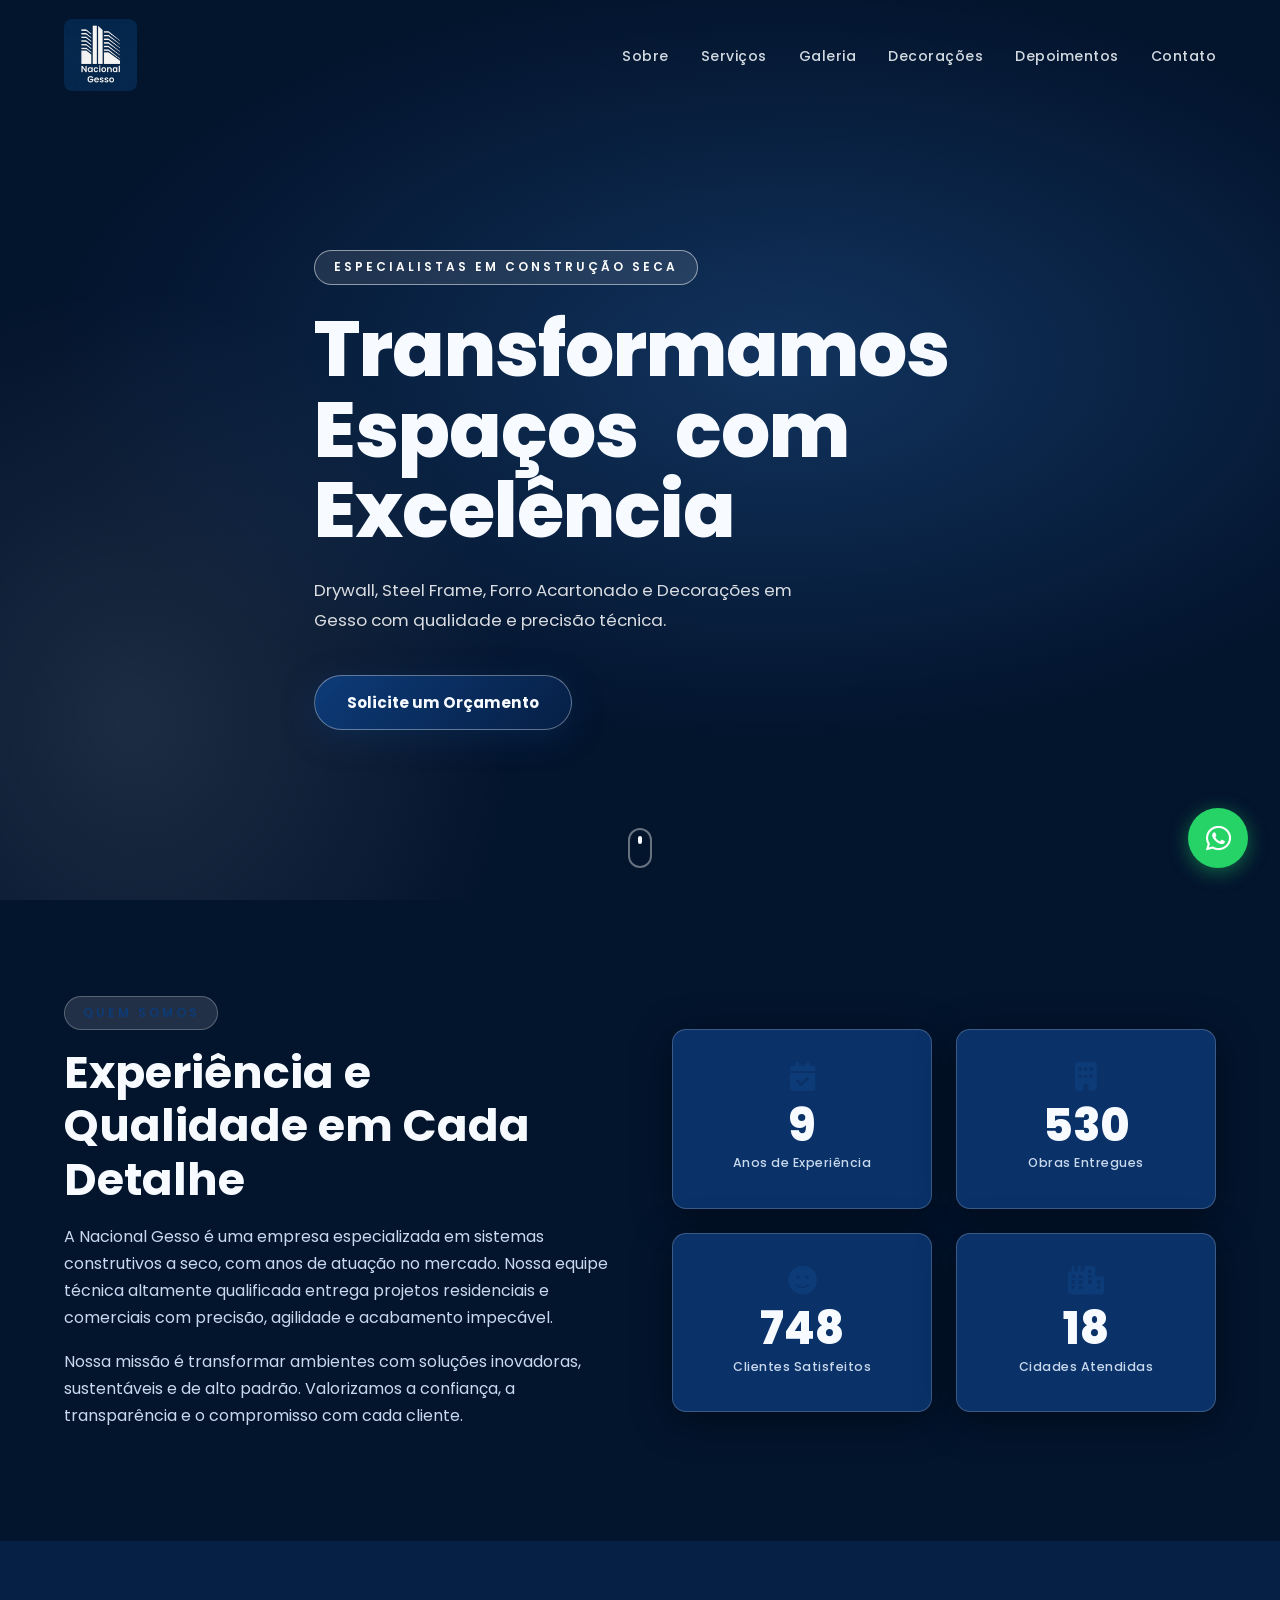
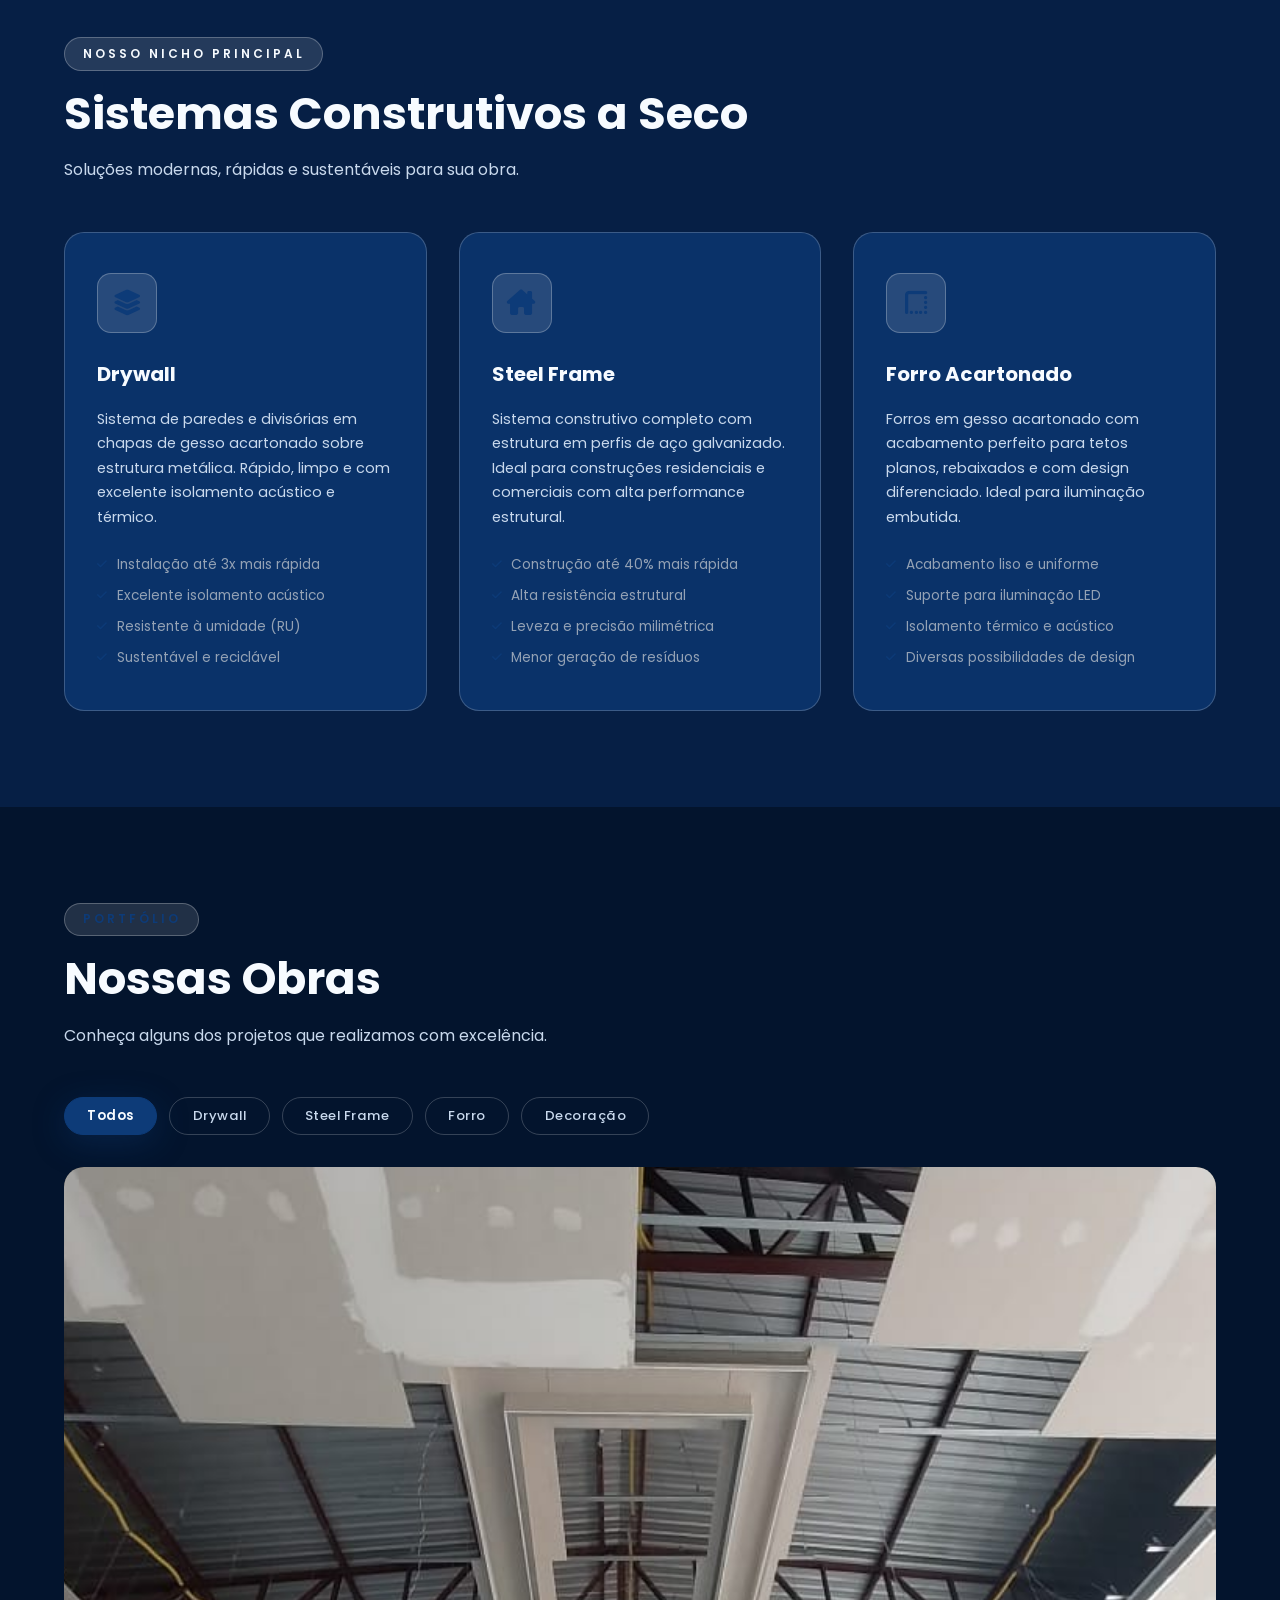
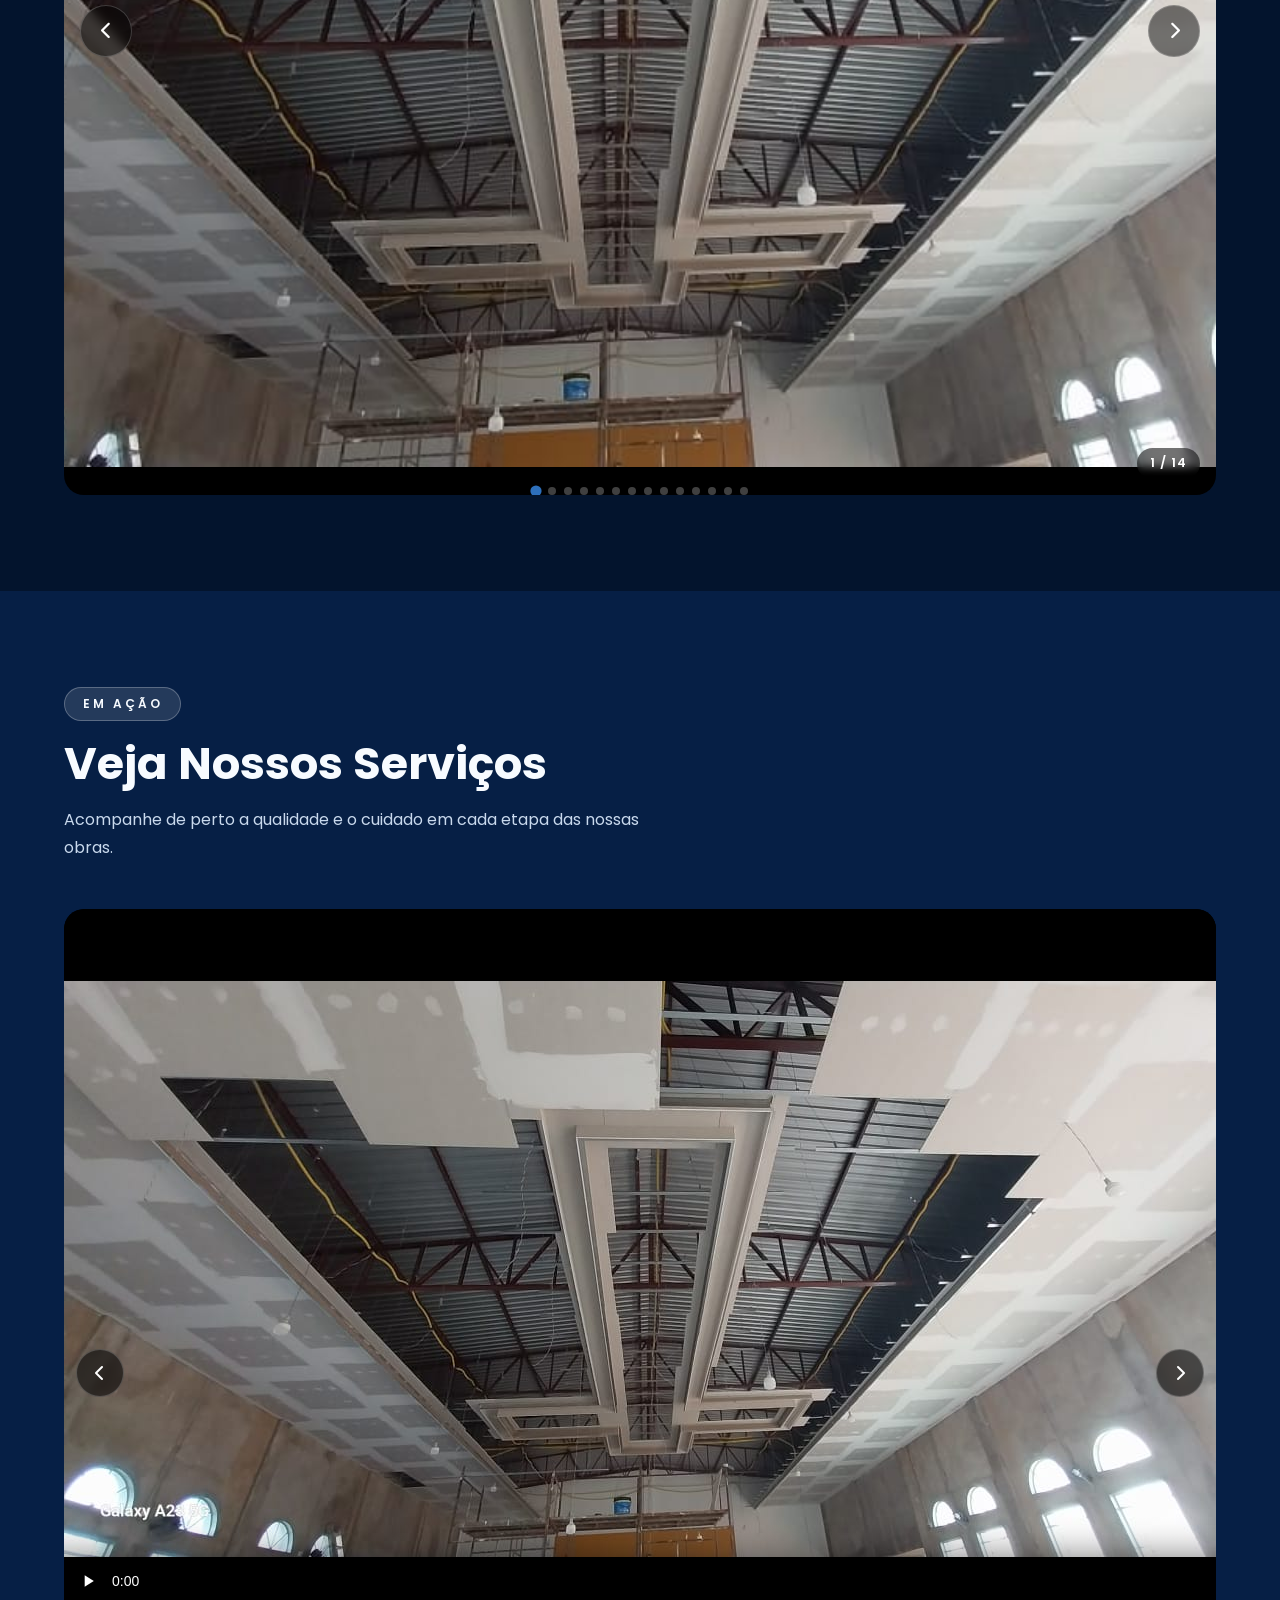
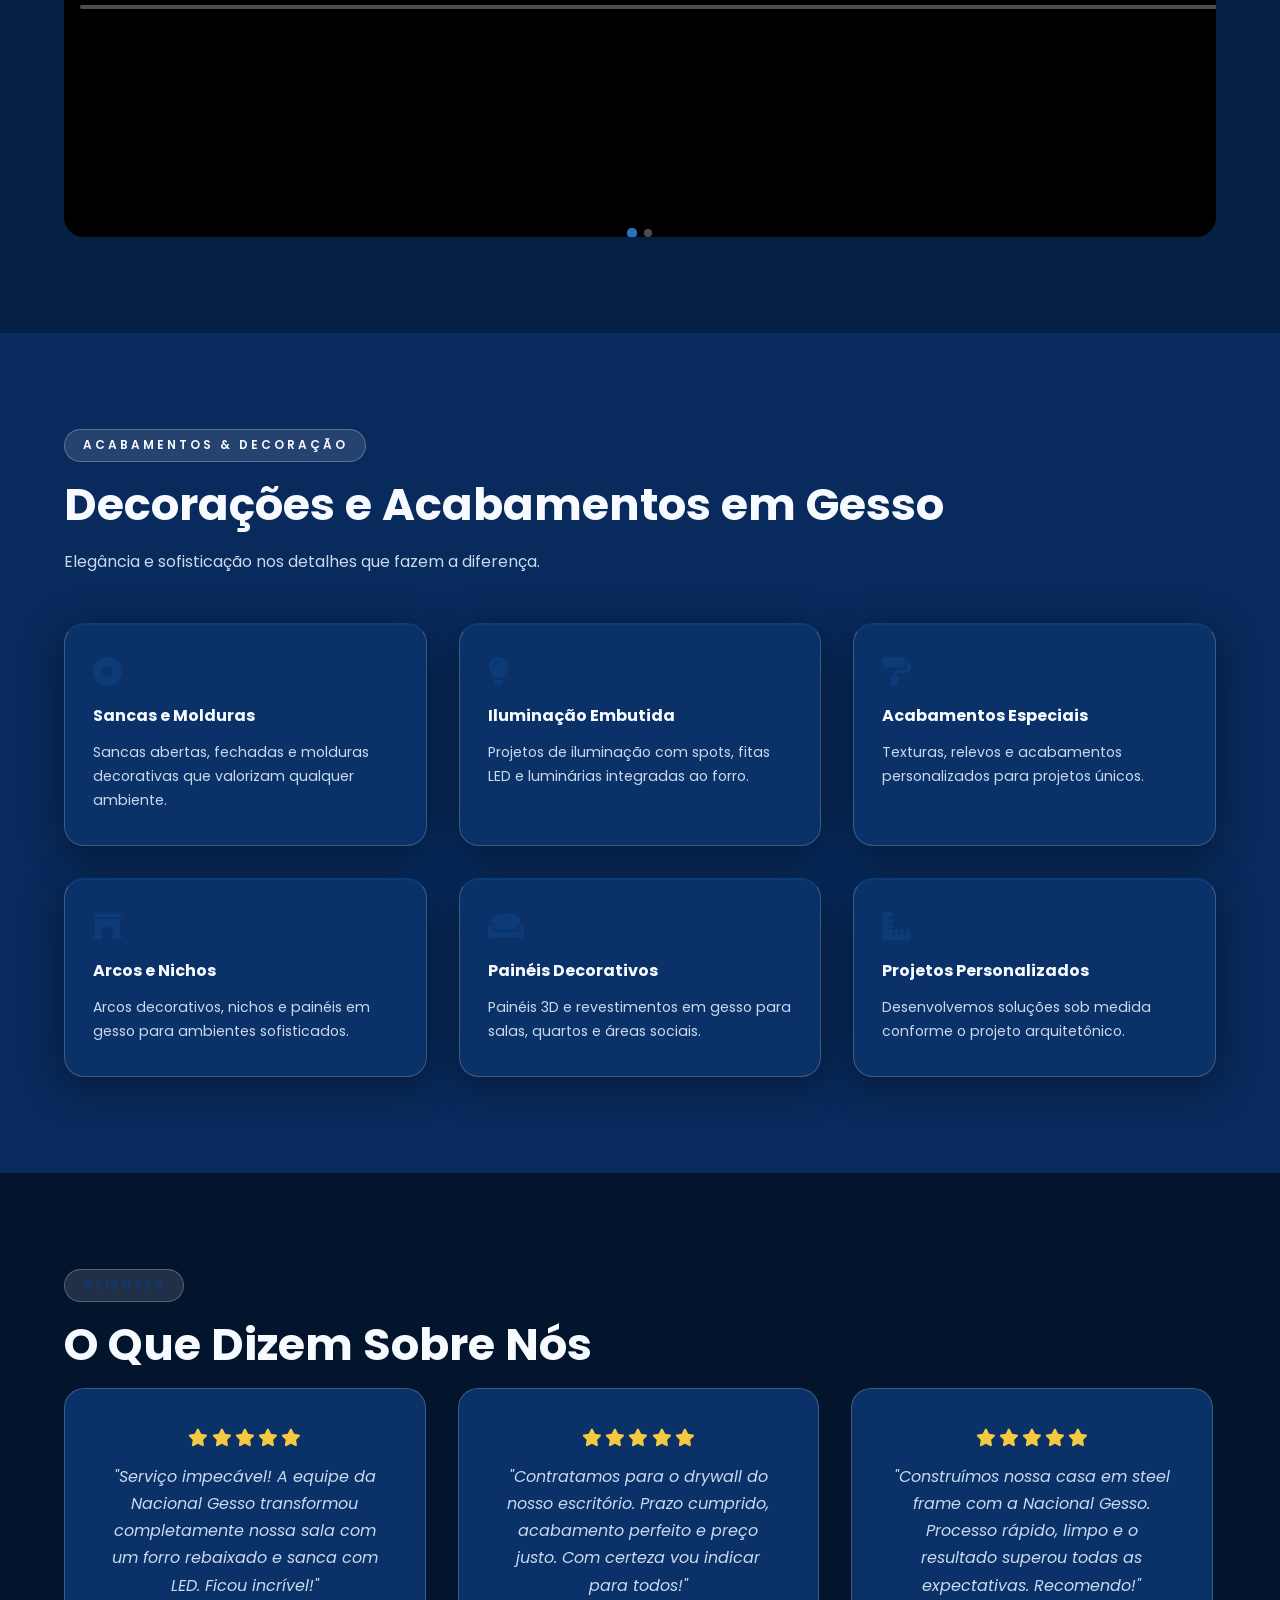
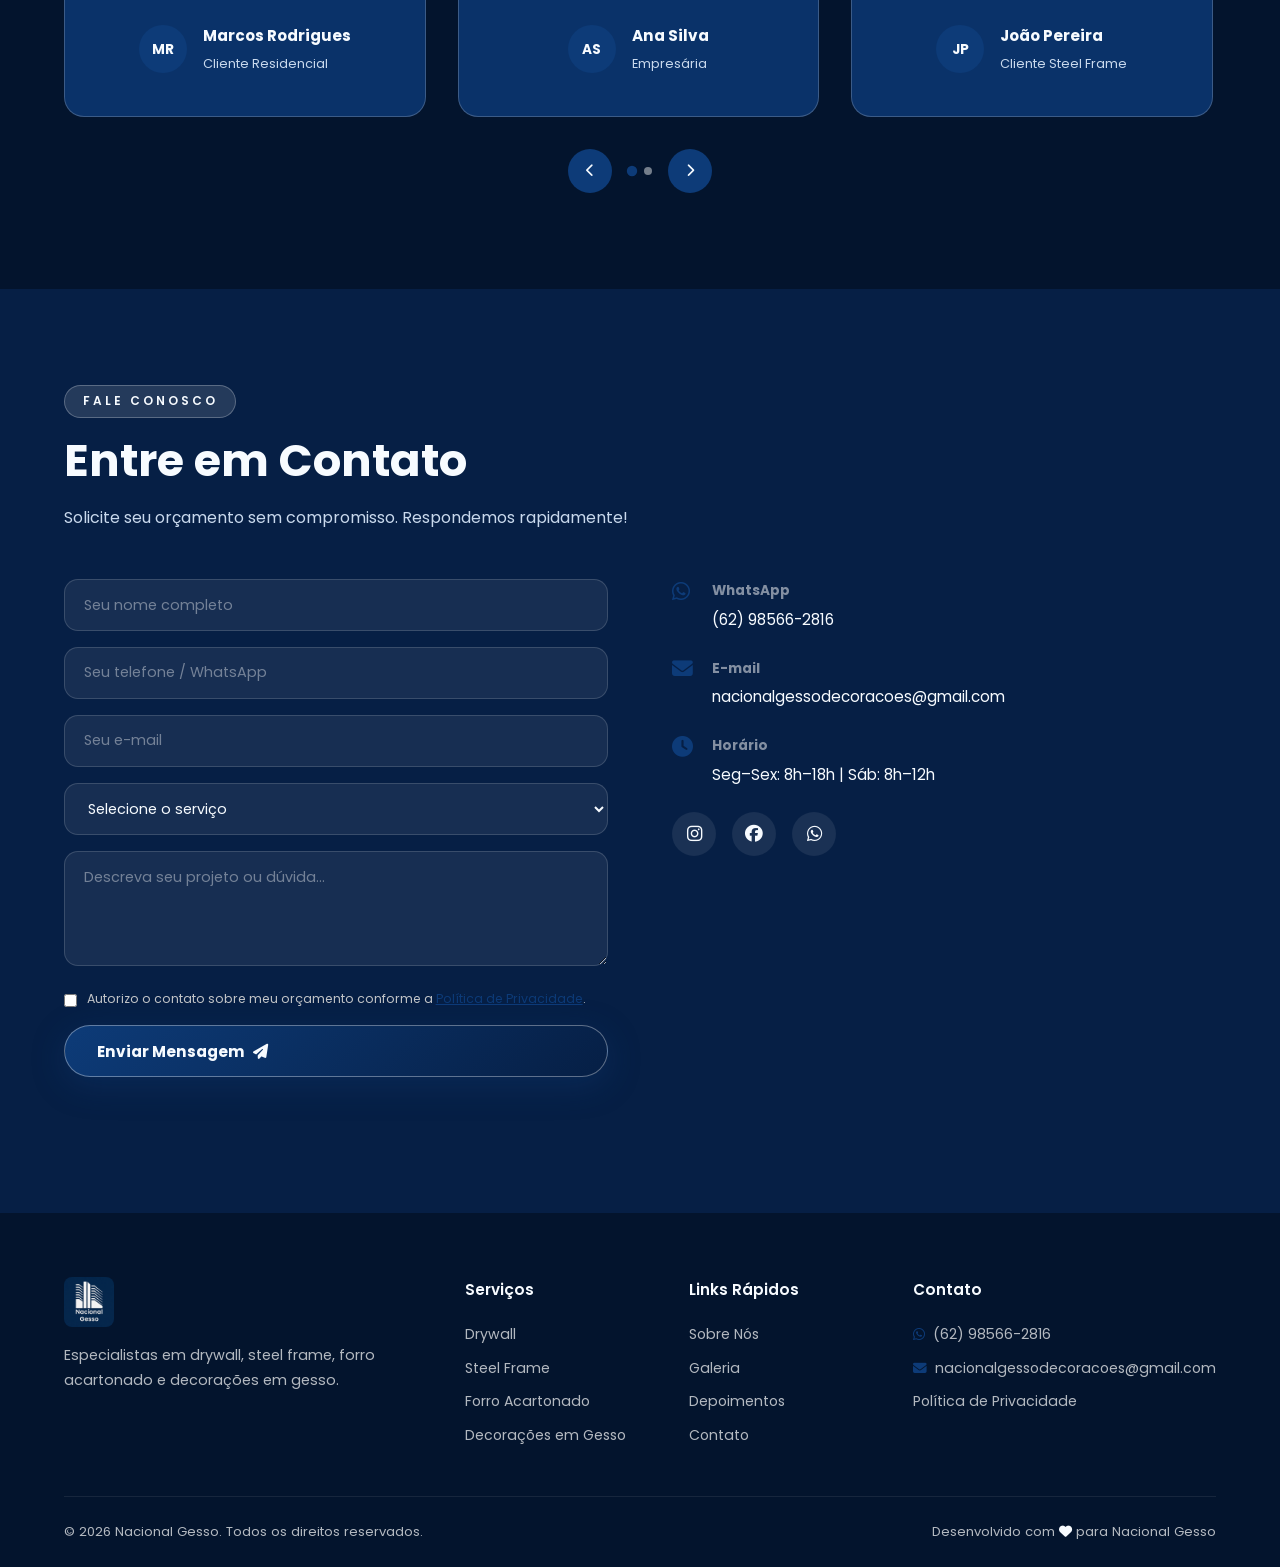
<file: index.html>
<!DOCTYPE html>
<html lang="pt-BR">
<head>
  <!-- Google tag (gtag.js) -->
  <script async src="https://www.googletagmanager.com/gtag/js?id=AW-11247482702"></script>
  <script>
    window.dataLayer = window.dataLayer || [];
    function gtag(){dataLayer.push(arguments);}
    gtag('js', new Date());
    gtag('config', 'AW-11247482702');
  </script>

  <meta charset="UTF-8" />
  <meta name="viewport" content="width=device-width, initial-scale=1.0" />
  <title>Nacional Gesso | Drywall, Steel Frame e Gesso</title>
  <meta name="description" content="Nacional Gesso: soluções em drywall, steel frame, forro acartonado e decorações em gesso. Solicite um orçamento para sua obra residencial ou comercial." />
  <meta name="robots" content="index, follow, max-image-preview:large, max-snippet:-1, max-video-preview:-1" />
  <meta name="theme-color" content="#03142d" />
  <link rel="canonical" href="https://nacionalgesso.com.br/" />
  <meta property="og:locale" content="pt_BR" />
  <meta property="og:type" content="website" />
  <meta property="og:site_name" content="Nacional Gesso" />
  <meta property="og:title" content="Nacional Gesso | Drywall, Steel Frame e Gesso" />
  <meta property="og:description" content="Soluções em drywall, steel frame, forro acartonado e decorações em gesso." />
  <meta property="og:url" content="https://nacionalgesso.com.br/" />
  <meta property="og:image" content="https://nacionalgesso.com.br/img/NACIONAL%20GESSO.jpeg" />
  <meta property="og:image:alt" content="Logo da Nacional Gesso" />
  <meta name="twitter:card" content="summary_large_image" />
  <meta name="twitter:title" content="Nacional Gesso | Drywall, Steel Frame e Gesso" />
  <meta name="twitter:description" content="Soluções em drywall, steel frame, forro acartonado e decorações em gesso." />
  <meta name="twitter:image" content="https://nacionalgesso.com.br/img/NACIONAL%20GESSO.jpeg" />
  <link rel="icon" type="image/jpeg" href="img/NACIONAL GESSO.jpeg" />
  <link rel="preconnect" href="https://fonts.googleapis.com" />
  <link rel="preconnect" href="https://fonts.gstatic.com" crossorigin />
  <link href="https://fonts.googleapis.com/css2?family=Poppins:wght@300;400;500;600;700;800&display=swap" rel="stylesheet" />
  <link rel="stylesheet" href="https://cdnjs.cloudflare.com/ajax/libs/font-awesome/6.5.0/css/all.min.css" />
  <link rel="stylesheet" href="css/style.css" />
  <script type="application/ld+json">
  {
    "@context": "https://schema.org",
    "@type": "Organization",
    "name": "Nacional Gesso",
    "url": "https://nacionalgesso.com.br/",
    "logo": "https://nacionalgesso.com.br/img/NACIONAL%20GESSO.jpeg",
    "email": "contato@nacionalgesso.com.br",
    "description": "Soluções em drywall, steel frame, forro acartonado e decorações em gesso."
  }
  </script>
</head>

<script>
  function removeNetlifyBadge() {
    const links = document.querySelectorAll('a[href*="netlify.com"]');
    links.forEach(el => el.remove());
  }

  // Remove ao carregar
  window.addEventListener('load', removeNetlifyBadge);
  
  // Remove novamente após 3 segundos (o script da Netlify injeta depois)
  setTimeout(removeNetlifyBadge, 3000);
  setTimeout(removeNetlifyBadge, 8000);
</script>





<body>

  <!-- HEADER -->
  <header id="header">
    <nav class="nav container">
      <a href="#hero" class="nav-logo">
        <img src="img/NACIONAL GESSO.jpeg" alt="Nacional Gesso" width="1034" height="1024" />
      </a>
      <ul class="nav-menu" id="navMenu">
        <li><a href="#sobre" class="nav-link">Sobre</a></li>
        <li><a href="#servicos" class="nav-link">Serviços</a></li>
        <li><a href="#galeria" class="nav-link">Galeria</a></li>
        <li><a href="#decoracoes" class="nav-link">Decorações</a></li>
        <li><a href="#depoimentos" class="nav-link">Depoimentos</a></li>
        <li><a href="#contato" class="nav-link">Contato</a></li>
      </ul>
      <button class="nav-toggle" id="navToggle" aria-label="Menu">
        <span></span><span></span><span></span>
      </button>
    </nav>
  </header>

  <main>
  <!-- HERO -->
  <section id="hero" aria-labelledby="titulo-principal">
    <div class="hero-overlay"></div>
    <div class="hero-content container">
      <p class="hero-tag reveal">Especialistas em Construção Seca</p>
      <h1 class="hero-title" id="titulo-principal">
        <span class="word-reveal">Transformamos</span>
        <span class="word-reveal">Espaços</span>
        <span class="word-reveal">com</span>
        <span class="word-reveal">Excelência</span>
      </h1>
      <p class="hero-sub reveal">Drywall, Steel Frame, Forro Acartonado e Decorações em Gesso com qualidade e precisão técnica.</p>
      <a href="#contato" class="btn btn-primary reveal">Solicite um Orçamento</a>
    </div>
    <div class="hero-scroll">
      <span></span>
    </div>
  </section>

  <!-- SOBRE -->
  <section id="sobre" class="section">
    <div class="container">
      <div class="sobre-grid">
        <div class="sobre-text">
          <span class="section-tag reveal">Quem Somos</span>
          <h2 class="section-title reveal">Experiência e Qualidade em Cada Detalhe</h2>
          <p class="reveal">A Nacional Gesso é uma empresa especializada em sistemas construtivos a seco, com anos de atuação no mercado. Nossa equipe técnica altamente qualificada entrega projetos residenciais e comerciais com precisão, agilidade e acabamento impecável.</p>
          <p class="reveal">Nossa missão é transformar ambientes com soluções inovadoras, sustentáveis e de alto padrão. Valorizamos a confiança, a transparência e o compromisso com cada cliente.</p>
        </div>
        <div class="sobre-stats">
          <div class="stat-card reveal">
            <i class="fa-solid fa-calendar-check"></i>
            <span class="counter" data-target="15">0</span>
            <small>Anos de Experiência</small>
          </div>
          <div class="stat-card reveal">
            <i class="fa-solid fa-building"></i>
            <span class="counter" data-target="850">0</span>
            <small>Obras Entregues</small>
          </div>
          <div class="stat-card reveal">
            <i class="fa-solid fa-face-smile"></i>
            <span class="counter" data-target="1200">0</span>
            <small>Clientes Satisfeitos</small>
          </div>
          <div class="stat-card reveal">
            <i class="fa-solid fa-city"></i>
            <span class="counter" data-target="30">0</span>
            <small>Cidades Atendidas</small>
          </div>
        </div>
      </div>
    </div>
  </section>

  <!-- SERVIÇOS -->
  <section id="servicos" class="section section-dark">
    <div class="container">
      <span class="section-tag reveal">Nosso Nicho Principal</span>
      <h2 class="section-title reveal">Sistemas Construtivos a Seco</h2>
      <p class="section-sub reveal">Soluções modernas, rápidas e sustentáveis para sua obra.</p>
      <div class="services-grid">

        <div class="service-card reveal">
          <div class="service-icon"><i class="fa-solid fa-layer-group"></i></div>
          <h3>Drywall</h3>
          <p>Sistema de paredes e divisórias em chapas de gesso acartonado sobre estrutura metálica. Rápido, limpo e com excelente isolamento acústico e térmico.</p>
          <ul>
            <li><i class="fa-solid fa-check"></i> Instalação até 3x mais rápida</li>
            <li><i class="fa-solid fa-check"></i> Excelente isolamento acústico</li>
            <li><i class="fa-solid fa-check"></i> Resistente à umidade (RU)</li>
            <li><i class="fa-solid fa-check"></i> Sustentável e reciclável</li>
          </ul>
        </div>

        <div class="service-card reveal">
          <div class="service-icon"><i class="fa-solid fa-house-chimney"></i></div>
          <h3>Steel Frame</h3>
          <p>Sistema construtivo completo com estrutura em perfis de aço galvanizado. Ideal para construções residenciais e comerciais com alta performance estrutural.</p>
          <ul>
            <li><i class="fa-solid fa-check"></i> Construção até 40% mais rápida</li>
            <li><i class="fa-solid fa-check"></i> Alta resistência estrutural</li>
            <li><i class="fa-solid fa-check"></i> Leveza e precisão milimétrica</li>
            <li><i class="fa-solid fa-check"></i> Menor geração de resíduos</li>
          </ul>
        </div>

        <div class="service-card reveal">
          <div class="service-icon"><i class="fa-solid fa-border-top-left"></i></div>
          <h3>Forro Acartonado</h3>
          <p>Forros em gesso acartonado com acabamento perfeito para tetos planos, rebaixados e com design diferenciado. Ideal para iluminação embutida.</p>
          <ul>
            <li><i class="fa-solid fa-check"></i> Acabamento liso e uniforme</li>
            <li><i class="fa-solid fa-check"></i> Suporte para iluminação LED</li>
            <li><i class="fa-solid fa-check"></i> Isolamento térmico e acústico</li>
            <li><i class="fa-solid fa-check"></i> Diversas possibilidades de design</li>
          </ul>
        </div>

      </div>
    </div>
  </section>

  <!-- GALERIA -->
  <section id="galeria" class="section">
    <div class="container">
      <span class="section-tag reveal">Portfólio</span>
      <h2 class="section-title reveal">Nossas Obras</h2>
      <p class="section-sub reveal">Conheça alguns dos projetos que realizamos com excelência.</p>

      <div class="gallery-filters reveal" role="group" aria-label="Filtrar obras por serviço">
        <button class="filter-btn active" type="button" data-filter="all" aria-pressed="true">Todos</button>
        <button class="filter-btn" type="button" data-filter="drywall" aria-pressed="false">Drywall</button>
        <button class="filter-btn" type="button" data-filter="steelframe" aria-pressed="false">Steel Frame</button>
        <button class="filter-btn" type="button" data-filter="forro" aria-pressed="false">Forro</button>
        <button class="filter-btn" type="button" data-filter="decoracao" aria-pressed="false">Decoração</button>
      </div>

      <div class="gallery-slider reveal">
        <div class="gallery-track" id="galleryTrack">
          <div class="gallery-slide" data-category="drywall">
            <img src="img/img1.jpeg" alt="Obra 1" loading="lazy" />
            <div class="gallery-overlay"><i class="fa-solid fa-magnifying-glass-plus"></i></div>
          </div>
          <div class="gallery-slide" data-category="forro">
            <img src="img/img2.jpeg" alt="Obra 2" loading="lazy" />
            <div class="gallery-overlay"><i class="fa-solid fa-magnifying-glass-plus"></i></div>
          </div>
          <div class="gallery-slide" data-category="decoracao">
            <img src="img/img3.jpeg" alt="Obra 3" loading="lazy" />
            <div class="gallery-overlay"><i class="fa-solid fa-magnifying-glass-plus"></i></div>
          </div>
          <div class="gallery-slide" data-category="forro">
            <img src="img/img4.jpeg" alt="Obra 4" loading="lazy" />
            <div class="gallery-overlay"><i class="fa-solid fa-magnifying-glass-plus"></i></div>
          </div>
          <div class="gallery-slide" data-category="drywall">
            <img src="img/img5.jpeg" alt="Obra 5" loading="lazy" />
            <div class="gallery-overlay"><i class="fa-solid fa-magnifying-glass-plus"></i></div>
          </div>
          <div class="gallery-slide" data-category="decoracao">
            <img src="img/img6.jpeg" alt="Obra 6" loading="lazy" />
            <div class="gallery-overlay"><i class="fa-solid fa-magnifying-glass-plus"></i></div>
          </div>
          <div class="gallery-slide" data-category="forro">
            <img src="img/img7.jpeg" alt="Obra 7" loading="lazy" />
            <div class="gallery-overlay"><i class="fa-solid fa-magnifying-glass-plus"></i></div>
          </div>
          <div class="gallery-slide" data-category="steelframe">
            <img src="img/img8.jpeg" alt="Obra 8" loading="lazy" />
            <div class="gallery-overlay"><i class="fa-solid fa-magnifying-glass-plus"></i></div>
          </div>
          <div class="gallery-slide" data-category="drywall">
            <img src="img/img9.jpeg" alt="Obra 9" loading="lazy" />
            <div class="gallery-overlay"><i class="fa-solid fa-magnifying-glass-plus"></i></div>
          </div>
          <div class="gallery-slide" data-category="decoracao">
            <img src="img/img10.jpeg" alt="Obra 10" loading="lazy" />
            <div class="gallery-overlay"><i class="fa-solid fa-magnifying-glass-plus"></i></div>
          </div>
          <div class="gallery-slide" data-category="forro">
            <img src="img/img11.jpeg" alt="Obra 11" loading="lazy" />
            <div class="gallery-overlay"><i class="fa-solid fa-magnifying-glass-plus"></i></div>
          </div>
          <div class="gallery-slide" data-category="steelframe">
            <img src="img/img12.jpeg" alt="Obra 12" loading="lazy" />
            <div class="gallery-overlay"><i class="fa-solid fa-magnifying-glass-plus"></i></div>
          </div>
          <div class="gallery-slide" data-category="decoracao">
            <img src="img/img13.jpeg" alt="Obra 13" loading="lazy" />
            <div class="gallery-overlay"><i class="fa-solid fa-magnifying-glass-plus"></i></div>
          </div>
          <div class="gallery-slide" data-category="drywall">
            <img src="img/img14.jpeg" alt="Obra 14" loading="lazy" />
            <div class="gallery-overlay"><i class="fa-solid fa-magnifying-glass-plus"></i></div>
          </div>
        </div>
        <button class="gallery-btn gallery-prev" id="galleryPrev" aria-label="Foto anterior"><i class="fa-solid fa-chevron-left"></i></button>
        <button class="gallery-btn gallery-next" id="galleryNext" aria-label="Próxima foto"><i class="fa-solid fa-chevron-right"></i></button>
        <div class="gallery-dots" id="galleryDots"></div>
        <div class="gallery-counter" id="galleryCounter"></div>
      </div>
    </div>
  </section>

  <!-- LIGHTBOX -->
  <div class="lightbox" id="lightbox" role="dialog" aria-modal="true" aria-label="Visualização da obra" aria-hidden="true">
    <button class="lightbox-close" id="lightboxClose" type="button" aria-label="Fechar visualização"><i class="fa-solid fa-xmark"></i></button>
    <div class="lightbox-content" id="lightboxContent"></div>
  </div>

  <!-- VÍDEOS -->
  <section id="videos" class="section section-dark">
    <div class="container">
      <span class="section-tag reveal">Em Ação</span>
      <h2 class="section-title reveal">Veja Nossos Serviços</h2>
      <p class="section-sub reveal">Acompanhe de perto a qualidade e o cuidado em cada etapa das nossas obras.</p>
      <div class="video-slider reveal">
        <div class="video-track" id="videoTrack">
          <div class="video-slide">
            <video controls preload="none" poster="img/img1.jpeg">
              <source src="img/video1.mp4" type="video/mp4" />
            </video>
          </div>
          <div class="video-slide">
            <video controls preload="none" poster="img/img2.jpeg">
              <source src="img/video2.mp4" type="video/mp4" />
            </video>
          </div>
        </div>
        <button class="video-btn video-prev" id="videoPrev" aria-label="Vídeo anterior"><i class="fa-solid fa-chevron-left"></i></button>
        <button class="video-btn video-next" id="videoNext" aria-label="Próximo vídeo"><i class="fa-solid fa-chevron-right"></i></button>
        <div class="video-dots" id="videoDots"></div>
      </div>
    </div>
  </section>

  <!-- DECORAÇÕES -->
  <section id="decoracoes" class="section section-accent">
    <div class="container">
      <span class="section-tag reveal">Acabamentos & Decoração</span>
      <h2 class="section-title reveal">Decorações e Acabamentos em Gesso</h2>
      <p class="section-sub reveal">Elegância e sofisticação nos detalhes que fazem a diferença.</p>
      <div class="deco-grid">
        <div class="deco-card reveal">
          <i class="fa-solid fa-circle-dot"></i>
          <h4>Sancas e Molduras</h4>
          <p>Sancas abertas, fechadas e molduras decorativas que valorizam qualquer ambiente.</p>
        </div>
        <div class="deco-card reveal">
          <i class="fa-solid fa-lightbulb"></i>
          <h4>Iluminação Embutida</h4>
          <p>Projetos de iluminação com spots, fitas LED e luminárias integradas ao forro.</p>
        </div>
        <div class="deco-card reveal">
          <i class="fa-solid fa-paint-roller"></i>
          <h4>Acabamentos Especiais</h4>
          <p>Texturas, relevos e acabamentos personalizados para projetos únicos.</p>
        </div>
        <div class="deco-card reveal">
          <i class="fa-solid fa-archway"></i>
          <h4>Arcos e Nichos</h4>
          <p>Arcos decorativos, nichos e painéis em gesso para ambientes sofisticados.</p>
        </div>
        <div class="deco-card reveal">
          <i class="fa-solid fa-couch"></i>
          <h4>Painéis Decorativos</h4>
          <p>Painéis 3D e revestimentos em gesso para salas, quartos e áreas sociais.</p>
        </div>
        <div class="deco-card reveal">
          <i class="fa-solid fa-ruler-combined"></i>
          <h4>Projetos Personalizados</h4>
          <p>Desenvolvemos soluções sob medida conforme o projeto arquitetônico.</p>
        </div>
      </div>
    </div>
  </section>

  <!-- DEPOIMENTOS -->
  <section id="depoimentos" class="section">
    <div class="container">
      <span class="section-tag reveal">Clientes</span>
      <h2 class="section-title reveal">O Que Dizem Sobre Nós</h2>
      <div class="testimonials-slider">
        <div class="testimonials-track" id="testimonialsTrack">
          <div class="testimonial-card">
            <div class="stars"><i class="fa-solid fa-star"></i><i class="fa-solid fa-star"></i><i class="fa-solid fa-star"></i><i class="fa-solid fa-star"></i><i class="fa-solid fa-star"></i></div>
            <p>"Serviço impecável! A equipe da Nacional Gesso transformou completamente nossa sala com um forro rebaixado e sanca com LED. Ficou incrível!"</p>
            <div class="testimonial-author">
              <div class="author-avatar">MR</div>
              <div><strong>Marcos Rodrigues</strong><small>Cliente Residencial</small></div>
            </div>
          </div>
          <div class="testimonial-card">
            <div class="stars"><i class="fa-solid fa-star"></i><i class="fa-solid fa-star"></i><i class="fa-solid fa-star"></i><i class="fa-solid fa-star"></i><i class="fa-solid fa-star"></i></div>
            <p>"Contratamos para o drywall do nosso escritório. Prazo cumprido, acabamento perfeito e preço justo. Com certeza vou indicar para todos!"</p>
            <div class="testimonial-author">
              <div class="author-avatar">AS</div>
              <div><strong>Ana Silva</strong><small>Empresária</small></div>
            </div>
          </div>
          <div class="testimonial-card">
            <div class="stars"><i class="fa-solid fa-star"></i><i class="fa-solid fa-star"></i><i class="fa-solid fa-star"></i><i class="fa-solid fa-star"></i><i class="fa-solid fa-star"></i></div>
            <p>"Construímos nossa casa em steel frame com a Nacional Gesso. Processo rápido, limpo e o resultado superou todas as expectativas. Recomendo!"</p>
            <div class="testimonial-author">
              <div class="author-avatar">JP</div>
              <div><strong>João Pereira</strong><small>Cliente Steel Frame</small></div>
            </div>
          </div>
          <div class="testimonial-card">
            <div class="stars"><i class="fa-solid fa-star"></i><i class="fa-solid fa-star"></i><i class="fa-solid fa-star"></i><i class="fa-solid fa-star"></i><i class="fa-solid fa-star"></i></div>
            <p>"Profissionais extremamente competentes. Fizeram as molduras e decorações em gesso do nosso apartamento. Trabalho de altíssima qualidade!"</p>
            <div class="testimonial-author">
              <div class="author-avatar">CF</div>
              <div><strong>Carla Ferreira</strong><small>Arquiteta</small></div>
            </div>
          </div>
        </div>
        <div class="slider-controls">
          <button class="slider-btn" id="prevBtn"><i class="fa-solid fa-chevron-left"></i></button>
          <div class="slider-dots" id="sliderDots"></div>
          <button class="slider-btn" id="nextBtn"><i class="fa-solid fa-chevron-right"></i></button>
        </div>
      </div>
    </div>
  </section>

  <!-- CONTATO -->
  <section id="contato" class="section section-dark">
    <div class="container">
      <span class="section-tag reveal">Fale Conosco</span>
      <h2 class="section-title reveal">Entre em Contato</h2>
      <p class="section-sub reveal">Solicite seu orçamento sem compromisso. Respondemos rapidamente!</p>
      <div class="contact-grid">
        <form class="contact-form reveal" id="contactForm" action="https://api.web3forms.com/submit" method="POST">
          <input type="hidden" name="access_key" value="7211b947-4214-470b-8a8c-01de52a1b77e" />
          <input type="hidden" name="subject" value="Novo pedido de orçamento — Nacional Gesso" />
          <input type="hidden" name="from_name" value="Site Nacional Gesso" />
          <div class="form-group">
            <label class="sr-only" for="nome">Seu nome completo</label>
            <input id="nome" name="nome" type="text" autocomplete="name" placeholder="Seu nome completo" required />
          </div>
          <div class="form-group">
            <label class="sr-only" for="telefone">5562985662816</label>
            <input id="telefone" name="telefone" type="tel" autocomplete="tel" inputmode="tel" placeholder="Seu telefone / WhatsApp" required />
          </div>
          <div class="form-group">
            <label class="sr-only" for="email">Seu e-mail</label>
            <input id="email" name="email" type="email" autocomplete="email" placeholder="Seu e-mail" />
          </div>
          <div class="form-group">
            <label class="sr-only" for="servico">Serviço desejado</label>
            <select id="servico" name="servico" required>
              <option value="">Selecione o serviço</option>
              <option>Drywall</option>
              <option>Steel Frame</option>
              <option>Forro Acartonado</option>
              <option>Decorações em Gesso</option>
              <option>Outro</option>
            </select>
          </div>
          <div class="form-group">
            <label class="sr-only" for="mensagem">Descreva seu projeto ou dúvida</label>
            <textarea id="mensagem" name="mensagem" placeholder="Descreva seu projeto ou dúvida..." rows="4"></textarea>
          </div>
          <div class="form-consent">
            <input id="consentimento" name="consentimento" type="checkbox" required>
            <label for="consentimento">Autorizo o contato sobre meu orçamento conforme a <a href="privacidade.html">Política de Privacidade</a>.</label>
          </div>
          <button type="submit" class="btn btn-primary">Enviar Mensagem <i class="fa-solid fa-paper-plane"></i></button>
          <p class="form-status" id="formStatus" aria-live="polite"></p>
        </form>
        <div class="contact-info reveal">
          <div class="info-item">
            <i class="fa-brands fa-whatsapp"></i>
            <div>
              <strong>WhatsApp</strong>
              <a href="https://wa.me/5562985662816" target="_blank" rel="noopener noreferrer">(62) 98566-2816</a>
            </div>
          </div>
          <div class="info-item">
            <i class="fa-solid fa-envelope"></i>
            <div>
              <strong>E-mail</strong>
              <a href="mailto:nacionalgessodecoracoes@gmail.com">nacionalgessodecoracoes@gmail.com</a>
            </div>
          </div>
          <div class="info-item">
            <i class="fa-solid fa-clock"></i>
            <div>
              <strong>Horário</strong>
              <span>Seg–Sex: 8h–18h | Sáb: 8h–12h</span>
            </div>
          </div>
          <div class="social-links">
            <a href="#" aria-label="Instagram"><i class="fa-brands fa-instagram"></i></a>
            <a href="#" aria-label="Facebook"><i class="fa-brands fa-facebook"></i></a>
            <a href="https://wa.me/5500000000000" target="_blank" rel="noopener noreferrer" aria-label="WhatsApp"><i class="fa-brands fa-whatsapp"></i></a>
          </div>

        </div>
      </div>
    </div>
  </section>

  <!-- MODAL SUCESSO -->
  <div class="success-modal" id="successModal" role="dialog" aria-modal="true" aria-label="Mensagem enviada">
    <div class="success-modal-box">
      <div class="success-icon">
        <svg viewBox="0 0 52 52" xmlns="http://www.w3.org/2000/svg">
          <circle class="success-circle" cx="26" cy="26" r="25" fill="none"/>
          <path class="success-check" fill="none" d="M14 27 l8 8 l16-16"/>
        </svg>
      </div>
      <h3>Mensagem Enviada!</h3>
      <p>Recebemos seu contato e retornaremos em breve. Obrigado por falar com a <strong>Nacional Gesso</strong>!</p>
      <a href="https://wa.me/5562985662816?text=Ol%C3%A1!%20Acabei%20de%20enviar%20uma%20mensagem%20pelo%20site%20e%20gostaria%20de%20um%20or%C3%A7amento." target="_blank" rel="noopener noreferrer" class="btn btn-primary">Falar pelo WhatsApp <i class="fa-brands fa-whatsapp"></i></a>
      <button class="success-modal-close" id="successModalClose" aria-label="Fechar"><i class="fa-solid fa-xmark"></i></button>
    </div>
  </div>

  </main>

  <!-- FOOTER -->
  <footer class="footer">
    <div class="container">
      <div class="footer-grid">
        <div>
          <img src="img/NACIONAL GESSO.jpeg" alt="Nacional Gesso" class="footer-logo" width="1034" height="1024" loading="lazy" />
          <p>Especialistas em drywall, steel frame, forro acartonado e decorações em gesso.</p>
        </div>
        <div>
          <h5>Serviços</h5>
          <ul>
            <li><a href="#servicos">Drywall</a></li>
            <li><a href="#servicos">Steel Frame</a></li>
            <li><a href="#servicos">Forro Acartonado</a></li>
            <li><a href="#decoracoes">Decorações em Gesso</a></li>
          </ul>
        </div>
        <div>
          <h5>Links Rápidos</h5>
          <ul>
            <li><a href="#sobre">Sobre Nós</a></li>
            <li><a href="#galeria">Galeria</a></li>
            <li><a href="#depoimentos">Depoimentos</a></li>
            <li><a href="#contato">Contato</a></li>
          </ul>
        </div>
        <div>
          <h5>Contato</h5>
          <ul>
            <li><i class="fa-brands fa-whatsapp"></i> <a href="tel:+5562985662816">(62) 98566-2816</a></li>
            <li><i class="fa-solid fa-envelope"></i> nacionalgessodecoracoes@gmail.com</li>
            <li><a href="privacidade.html">Política de Privacidade</a></li>

          </ul>
        </div>
      </div>
      <div class="footer-bottom">
        <p>&copy; 2026 Nacional Gesso. Todos os direitos reservados.</p>
        <p>Desenvolvido com <i class="fa-solid fa-heart"></i> para Nacional Gesso</p>
      </div>
    </div>
  </footer>

  <!-- WHATSAPP FLUTUANTE -->
  <a href="https://wa.me/5562985662816?text=Ol%C3%A1!%20Gostaria%20de%20um%20or%C3%A7amento%20com%20a%20Nacional%20Gesso." class="whatsapp-float" target="_blank" rel="noopener noreferrer" aria-label="Falar com a Nacional Gesso pelo WhatsApp">
    <i class="fa-brands fa-whatsapp"></i>
  </a>

  <!-- VOLTAR AO TOPO -->
  <button class="back-to-top" id="backToTop" aria-label="Voltar ao topo">
    <i class="fa-solid fa-chevron-up"></i>
  </button>

  <script src="js/main.js"></script>
</body>
</html>
</file>
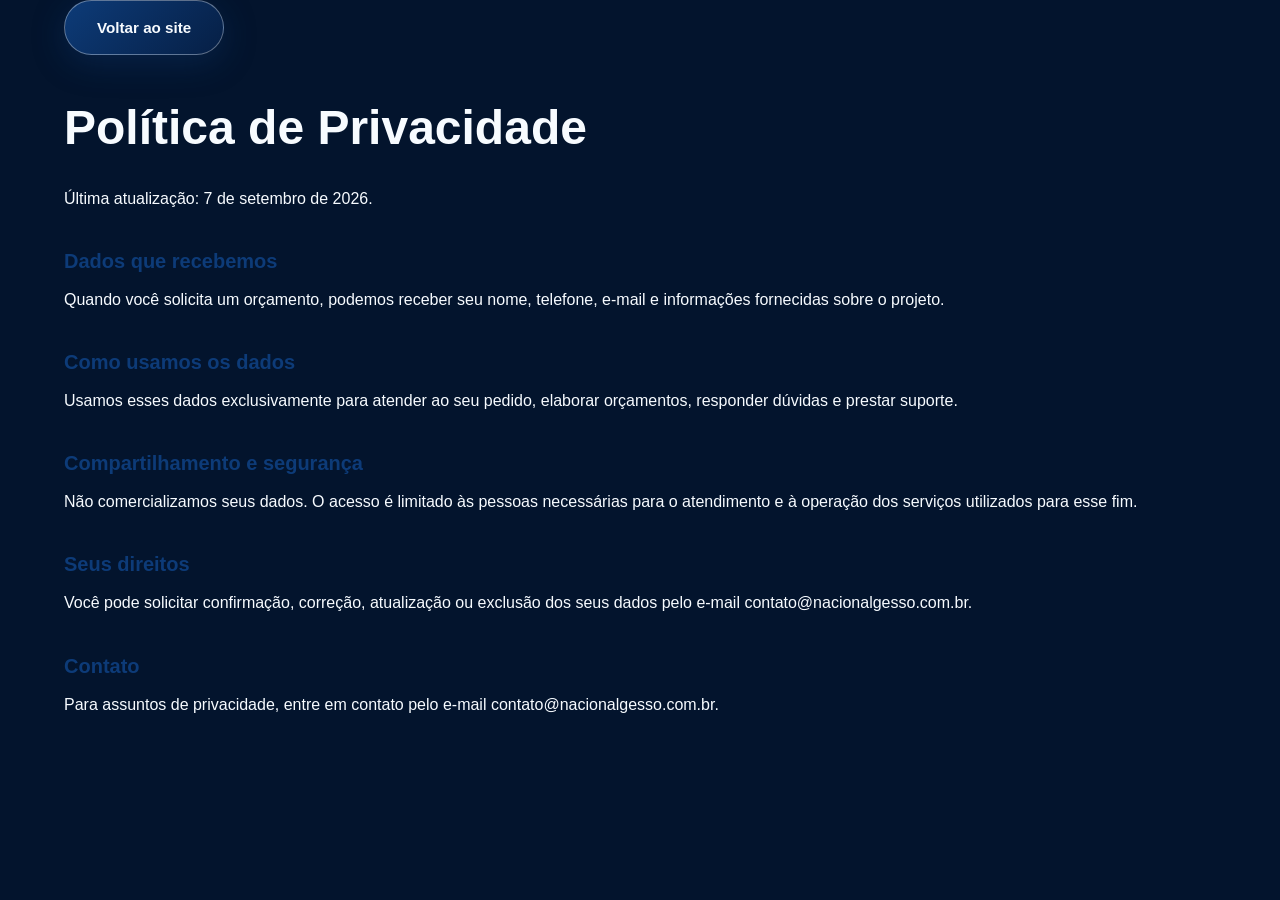
<file: privacidade.html>
<!DOCTYPE html>
<html lang="pt-BR">
<head>
  <meta charset="UTF-8">
  <meta name="viewport" content="width=device-width, initial-scale=1.0">
  <title>Política de Privacidade | Nacional Gesso</title>
  <meta name="description" content="Política de Privacidade da Nacional Gesso.">
  <meta name="robots" content="index, follow">
  <link rel="canonical" href="https://nacionalgesso.com.br/privacidade.html">
  <link rel="stylesheet" href="css/style.css">
</head>
<body>
  <main class="legal-page container">
    <a class="btn btn-primary" href="index.html">Voltar ao site</a>
    <h1>Política de Privacidade</h1>
    <p>Última atualização: 7 de setembro de 2026.</p>
    <h2>Dados que recebemos</h2>
    <p>Quando você solicita um orçamento, podemos receber seu nome, telefone, e-mail e informações fornecidas sobre o projeto.</p>
    <h2>Como usamos os dados</h2>
    <p>Usamos esses dados exclusivamente para atender ao seu pedido, elaborar orçamentos, responder dúvidas e prestar suporte.</p>
    <h2>Compartilhamento e segurança</h2>
    <p>Não comercializamos seus dados. O acesso é limitado às pessoas necessárias para o atendimento e à operação dos serviços utilizados para esse fim.</p>
    <h2>Seus direitos</h2>
    <p>Você pode solicitar confirmação, correção, atualização ou exclusão dos seus dados pelo e-mail contato@nacionalgesso.com.br.</p>
    <h2>Contato</h2>
    <p>Para assuntos de privacidade, entre em contato pelo e-mail contato@nacionalgesso.com.br.</p>
  </main>
</body>
</html>
</file>
<file: css/style.css>
/* ===== RESET & BASE ===== */
*, *::before, *::after { box-sizing: border-box; margin: 0; padding: 0; }

:root {
  --primary: #0d3b78;
  --primary-light: #2d6fbb;
  --primary-dark: #061f45;
  --accent: #0d3b78;
  --dark: #03142d;
  --dark2: #061f45;
  --dark3: #082a5c;
  --surface: #0a3269;
  --surface2: #104382;
  --gray: #c9d9ed;
  --gray-light: #071d3e;
  --white: #f7fbff;
  --white-pure: #ffffff;
  --text: #f7fbff;
  --text-muted: #c9d9ed;
  --radius: 14px;
  --radius-lg: 20px;
  --shadow: 0 8px 40px rgba(0,0,0,0.4);
  --shadow-gold: 0 8px 32px rgba(13,59,120,0.35);
  --transition: 0.3s ease;
  --border: rgba(255,255,255,0.2);
}

html { scroll-behavior: smooth; }

body {
  font-family: 'Poppins', sans-serif;
  color: var(--text);
  background: var(--dark);
  overflow-x: hidden;
  line-height: 1.7;
}

img { max-width: 100%; display: block; }
a { text-decoration: none; color: inherit; }
ul { list-style: none; }
button { cursor: pointer; border: none; background: none; font-family: inherit; }
.sr-only { position: absolute; width: 1px; height: 1px; padding: 0; margin: -1px; overflow: hidden; clip: rect(0, 0, 0, 0); white-space: nowrap; border: 0; }

.legal-page { max-width: 850px; padding-top: 4rem; padding-bottom: 4rem; }
.legal-page h1 { color: var(--white); font-size: clamp(2rem, 5vw, 3rem); margin: 2rem 0 1rem; }
.legal-page h2 { color: var(--primary); font-size: 1.25rem; margin: 2rem 0 0.5rem; }
.legal-page p { margin-bottom: 1rem; }

.container { max-width: 1200px; margin: 0 auto; padding: 0 1.5rem; }
.section { padding: 6rem 0; }
.section-dark { background: var(--dark2); color: var(--white); }
.section-accent { background: var(--dark3); }

.section-tag {
  display: inline-block;
  background: rgba(255,255,255,0.12);
  color: var(--primary);
  font-size: 0.75rem;
  font-weight: 600;
  letter-spacing: 3px;
  text-transform: uppercase;
  padding: 0.35rem 1.1rem;
  border-radius: 50px;
  margin-bottom: 1rem;
  border: 1px solid rgba(255,255,255,0.25);
}
.section-dark .section-tag { background: rgba(255,255,255,0.12); color: var(--white); border-color: rgba(255,255,255,0.25); }
.section-accent .section-tag { background: rgba(255,255,255,0.12); color: var(--white); border-color: rgba(255,255,255,0.25); }

.section-title {
  font-size: clamp(1.8rem, 4vw, 2.8rem);
  font-weight: 700;
  line-height: 1.2;
  margin-bottom: 1rem;
  color: var(--white);
}
.section-sub { color: var(--gray); max-width: 600px; margin-bottom: 3rem; }
.section-dark .section-sub { color: var(--gray); }
.section-accent .section-sub { color: var(--gray); }

/* ===== BUTTONS ===== */
.btn {
  display: inline-flex;
  align-items: center;
  gap: 0.5rem;
  padding: 0.85rem 2rem;
  border-radius: 50px;
  font-weight: 600;
  font-size: 0.95rem;
  transition: var(--transition);
}
.btn-primary {
  background: linear-gradient(135deg, var(--primary) 0%, var(--primary-dark) 100%);
  color: var(--white);
  font-weight: 700;
  box-shadow: var(--shadow-gold);
  border: 1px solid rgba(255,255,255,0.35);
}
.btn-primary:hover { background: linear-gradient(135deg, var(--primary-light) 0%, var(--primary) 100%); transform: translateY(-2px); box-shadow: 0 12px 36px rgba(45,111,187,0.45); }

/* ===== REVEAL ANIMATIONS ===== */
.reveal {
  opacity: 0;
  transform: translateY(30px);
  transition: opacity 0.7s ease, transform 0.7s ease;
}
.reveal.visible { opacity: 1; transform: translateY(0); }

.word-reveal {
  display: inline-block;
  opacity: 0;
  transform: translateY(40px);
  transition: opacity 0.6s ease, transform 0.6s ease;
  margin-right: 0.3em;
}
.word-reveal.visible { opacity: 1; transform: translateY(0); }

/* ===== HEADER ===== */
#header {
  position: fixed;
  top: 0; left: 0; right: 0;
  z-index: 1000;
  padding: 1.2rem 0;
  transition: background var(--transition), box-shadow var(--transition), padding var(--transition), backdrop-filter var(--transition);
}
#header.scrolled {
  background: rgba(3,20,45,0.92);
  backdrop-filter: blur(20px);
  -webkit-backdrop-filter: blur(20px);
  box-shadow: 0 1px 0 rgba(255,255,255,0.2), 0 8px 32px rgba(0,0,0,0.4);
  padding: 0.7rem 0;
}

.nav { display: flex; align-items: center; justify-content: space-between; }

.nav-logo img {
  height: 72px;
  width: auto;
  border-radius: 8px;
  object-fit: contain;
}

.nav-menu { display: flex; gap: 2rem; }
.nav-link {
  font-size: 0.88rem;
  font-weight: 500;
  color: rgba(247,251,255,0.85);
  position: relative;
  transition: color var(--transition);
  letter-spacing: 0.5px;
}
.nav-link::after {
  content: '';
  position: absolute;
  bottom: -4px; left: 0;
  width: 0; height: 1px;
  background: var(--primary);
  transition: width var(--transition);
}
.nav-link:hover::after, .nav-link.active::after { width: 100%; }
#header.scrolled .nav-link { color: rgba(247,251,255,0.85); }
.nav-link:hover { color: var(--primary); }

.nav-toggle {
  display: none;
  flex-direction: column;
  gap: 5px;
  padding: 4px;
}
.nav-toggle span {
  display: block;
  width: 24px; height: 2px;
  background: var(--white);
  border-radius: 2px;
  transition: var(--transition);
}
#header.scrolled .nav-toggle span { background: var(--white); }
.nav-toggle.open span:nth-child(1) { transform: translateY(7px) rotate(45deg); }
.nav-toggle.open span:nth-child(2) { opacity: 0; }
.nav-toggle.open span:nth-child(3) { transform: translateY(-7px) rotate(-45deg); }

/* ===== HERO ===== */
#hero {
  min-height: 100vh;
  display: flex;
  align-items: center;
  position: relative;
  background:
    linear-gradient(105deg, rgba(3,20,45,0.94) 0%, rgba(3,20,45,0.78) 48%, rgba(3,20,45,0.42) 100%),
    url("https://www.emajstor.hr/showfile.php?uuid=ab7ddb95ef6b4b7f3ce25e41f23acbc3b6d52b8f") center / cover no-repeat;
  overflow: hidden;
}
#hero::before {
  content: '';
  position: absolute;
  inset: 0;
  background:
    radial-gradient(ellipse 80% 60% at 60% 40%, rgba(45,111,187,0.35) 0%, transparent 70%),
    radial-gradient(ellipse 50% 80% at 10% 80%, rgba(255,255,255,0.12) 0%, transparent 60%);
}
#hero::after {
  content: none;
}

.hero-overlay {
  position: absolute;
  inset: 0;
  background: linear-gradient(105deg, rgba(3,20,45,0.25) 0%, transparent 60%);
}

.hero-content {
  position: relative;
  z-index: 2;
  max-width: 700px;
  padding-top: 5rem;
}

.hero-tag {
  display: inline-block;
  background: rgba(255,255,255,0.1);
  color: #ffffff;
  font-size: 0.75rem;
  font-weight: 600;
  letter-spacing: 3px;
  text-transform: uppercase;
  padding: 0.4rem 1.2rem;
  border-radius: 50px;
  margin-bottom: 1.5rem;
  border: 1px solid rgba(255,255,255,0.5);
}

.hero-title {
  font-size: clamp(2.8rem, 6vw, 5rem);
  font-weight: 800;
  color: var(--white);
  line-height: 1.05;
  margin-bottom: 1.5rem;
  letter-spacing: -1px;
}

.hero-sub {
  color: rgba(255,255,255,0.85);
  font-size: 1.05rem;
  margin-bottom: 2.5rem;
  max-width: 500px;
  font-weight: 400;
  line-height: 1.8;
}

.hero-scroll {
  position: absolute;
  bottom: 2rem;
  left: 50%;
  transform: translateX(-50%);
  z-index: 2;
}
.hero-scroll span {
  display: block;
  width: 24px; height: 40px;
  border: 2px solid rgba(255,255,255,0.4);
  border-radius: 12px;
  position: relative;
}
.hero-scroll span::after {
  content: '';
  position: absolute;
  top: 6px; left: 50%;
  transform: translateX(-50%);
  width: 4px; height: 8px;
  background: var(--white);
  border-radius: 2px;
  animation: scrollDown 1.5s infinite;
}
@keyframes scrollDown {
  0% { opacity: 1; top: 6px; }
  100% { opacity: 0; top: 22px; }
}

/* ===== SOBRE ===== */
.sobre-grid {
  display: grid;
  grid-template-columns: 1fr 1fr;
  gap: 4rem;
  align-items: center;
}
.sobre-text p { color: var(--gray); margin-bottom: 1rem; }
.sobre-stats {
  display: grid;
  grid-template-columns: 1fr 1fr;
  gap: 1.5rem;
}
.stat-card {
  background: var(--surface);
  border: 1px solid var(--border);
  border-radius: var(--radius);
  padding: 2rem 1.5rem;
  text-align: center;
  box-shadow: var(--shadow);
  transition: transform var(--transition), box-shadow var(--transition), border-color var(--transition);
  position: relative;
  overflow: hidden;
}
.stat-card::before {
  content: '';
  position: absolute;
  top: 0; left: 0; right: 0;
  height: 2px;
  background: linear-gradient(90deg, transparent, var(--primary), transparent);
  opacity: 0;
  transition: opacity var(--transition);
}
.stat-card:hover { transform: translateY(-6px); box-shadow: var(--shadow-gold); border-color: rgba(255,255,255,0.45); }
.stat-card:hover::before { opacity: 1; }
.stat-card i { font-size: 1.8rem; color: var(--primary); margin-bottom: 0.8rem; }
.stat-card .counter { display: block; font-size: 2.8rem; font-weight: 800; color: var(--white); line-height: 1; }
.stat-card small { color: var(--gray); font-size: 0.78rem; font-weight: 500; letter-spacing: 0.5px; }

/* ===== SERVIÇOS ===== */
.services-grid {
  display: grid;
  grid-template-columns: repeat(3, 1fr);
  gap: 2rem;
}
.service-card {
  background: var(--surface);
  border: 1px solid var(--border);
  border-radius: var(--radius-lg);
  padding: 2.5rem 2rem;
  transition: transform var(--transition), border-color var(--transition), box-shadow var(--transition);
  position: relative;
  overflow: hidden;
}
.service-card::after {
  content: '';
  position: absolute;
  bottom: 0; left: 0; right: 0;
  height: 2px;
  background: linear-gradient(90deg, transparent, var(--primary), transparent);
  transform: scaleX(0);
  transition: transform 0.4s ease;
}
.service-card:hover { transform: translateY(-8px); border-color: rgba(255,255,255,0.45); box-shadow: var(--shadow-gold); }
.service-card:hover::after { transform: scaleX(1); }
.service-icon {
  width: 60px; height: 60px;
  background: rgba(255,255,255,0.12);
  border-radius: 14px;
  display: flex;
  align-items: center;
  justify-content: center;
  margin-bottom: 1.5rem;
  border: 1px solid rgba(255,255,255,0.25);
}
.service-icon i { font-size: 1.6rem; color: var(--primary); }
.service-card h3 { font-size: 1.25rem; font-weight: 700; margin-bottom: 1rem; color: var(--white); }
.service-card > p { color: var(--gray); font-size: 0.9rem; margin-bottom: 1.5rem; line-height: 1.7; }
.service-card ul { display: flex; flex-direction: column; gap: 0.5rem; }
.service-card ul li { font-size: 0.85rem; color: rgba(240,237,232,0.6); display: flex; align-items: center; gap: 0.6rem; }
.service-card ul li i { color: var(--primary); font-size: 0.7rem; }

/* ===== GALERIA CARROSSEL ===== */
.gallery-filters {
  display: flex;
  gap: 0.75rem;
  flex-wrap: wrap;
  margin-bottom: 2rem;
}
.filter-btn {
  padding: 0.5rem 1.4rem;
  border-radius: 50px;
  font-size: 0.82rem;
  font-weight: 500;
  border: 1px solid var(--border);
  color: var(--gray);
  background: transparent;
  transition: var(--transition);
  letter-spacing: 0.5px;
}
.filter-btn:hover, .filter-btn.active {
  background: var(--primary);
  border-color: var(--primary);
  color: var(--white);
  font-weight: 600;
  box-shadow: var(--shadow-gold);
}

.gallery-slider {
  position: relative;
  overflow: hidden;
  border-radius: var(--radius-lg);
  background: #000;
}
.gallery-track {
  display: flex;
  transition: transform 0.45s ease;
  will-change: transform;
}
.gallery-slide {
  min-width: 100%;
  flex-shrink: 0;
  position: relative;
  aspect-ratio: 16/9;
  cursor: pointer;
}
.gallery-slide img {
  width: 100%;
  height: 100%;
  object-fit: cover;
  display: block;
  transition: transform 0.4s ease;
}
.gallery-slide:hover img { transform: scale(1.03); }
.gallery-slide.hidden { display: none; }

.gallery-overlay {
  position: absolute;
  inset: 0;
  background: rgba(3,20,45,0.5);
  display: flex;
  align-items: center;
  justify-content: center;
  opacity: 0;
  transition: opacity var(--transition);
  backdrop-filter: blur(2px);
}
.gallery-slide:hover .gallery-overlay { opacity: 1; }
.gallery-overlay i { font-size: 2.5rem; color: #fff; }

.gallery-btn {
  position: absolute;
  top: 50%;
  transform: translateY(-50%);
  width: 52px; height: 52px;
  border-radius: 50%;
  background: rgba(0,0,0,0.5);
  color: #fff;
  display: flex;
  align-items: center;
  justify-content: center;
  font-size: 1.1rem;
  z-index: 2;
  transition: background var(--transition), transform var(--transition);
  backdrop-filter: blur(6px);
  border: 1px solid rgba(255,255,255,0.2);
}
.gallery-btn:hover { background: var(--primary); transform: translateY(-50%) scale(1.08); }
.gallery-prev { left: 1rem; }
.gallery-next { right: 1rem; }

.gallery-dots {
  display: flex;
  justify-content: center;
  gap: 0.5rem;
  margin-top: 1.25rem;
  flex-wrap: wrap;
}
.gallery-dots .dot {
  width: 8px; height: 8px;
  border-radius: 50%;
  background: rgba(255,255,255,0.25);
  cursor: pointer;
  transition: background var(--transition), transform var(--transition);
  border: none;
}
.gallery-dots .dot.active { background: var(--primary-light); transform: scale(1.4); }

.gallery-counter {
  position: absolute;
  bottom: 1rem;
  right: 1rem;
  background: rgba(0,0,0,0.55);
  color: #fff;
  font-size: 0.8rem;
  font-weight: 600;
  padding: 0.3rem 0.8rem;
  border-radius: 50px;
  backdrop-filter: blur(4px);
  letter-spacing: 1px;
}

/* ===== LIGHTBOX ===== */
.lightbox {
  position: fixed;
  inset: 0;
  background: rgba(0,0,0,0.92);
  z-index: 9999;
  display: flex;
  align-items: center;
  justify-content: center;
  opacity: 0;
  pointer-events: none;
  transition: opacity var(--transition);
}
.lightbox.open { opacity: 1; pointer-events: all; }
.lightbox-close {
  position: absolute;
  top: 1.5rem; right: 1.5rem;
  color: var(--white);
  font-size: 1.5rem;
  width: 44px; height: 44px;
  border-radius: 50%;
  background: rgba(255,255,255,0.1);
  display: flex;
  align-items: center;
  justify-content: center;
  transition: background var(--transition);
}
.lightbox-close:hover { background: rgba(255,255,255,0.2); }
.lightbox-content {
  max-width: 90vw;
  max-height: 80vh;
  border-radius: var(--radius);
  overflow: hidden;
}

/* ===== VÍDEOS ===== */
.video-slider {
  position: relative;
  border-radius: var(--radius-lg);
  overflow: hidden;
  background: #000;
}
.video-track {
  display: flex;
  transition: transform 0.5s ease;
  will-change: transform;
}
.video-slide {
  min-width: 100%;
  flex-shrink: 0;
}
.video-slide video {
  width: 100%;
  height: auto;
  aspect-ratio: 16/9;
  display: block;
  background: #000;
  border-radius: var(--radius-lg);
  object-fit: contain;
}
.video-btn {
  position: absolute;
  top: 50%;
  transform: translateY(-50%);
  width: 48px; height: 48px;
  border-radius: 50%;
  background: rgba(0,0,0,0.55);
  color: #fff;
  display: flex;
  align-items: center;
  justify-content: center;
  font-size: 1rem;
  z-index: 2;
  transition: background var(--transition), transform var(--transition);
  backdrop-filter: blur(4px);
  border: 1px solid rgba(255,255,255,0.2);
}
.video-btn:hover { background: var(--primary); transform: translateY(-50%) scale(1.08); }
.video-prev { left: 0.75rem; }
.video-next { right: 0.75rem; }
.video-dots {
  display: flex;
  justify-content: center;
  gap: 0.5rem;
  margin-top: 1.25rem;
}
.video-dots .dot {
  width: 8px; height: 8px;
  border-radius: 50%;
  background: rgba(255,255,255,0.3);
  cursor: pointer;
  transition: background var(--transition), transform var(--transition);
  border: none;
}
.video-dots .dot.active { background: var(--primary-light); transform: scale(1.3); }

/* ===== DECORAÇÕES ===== */
.deco-grid {
  display: grid;
  grid-template-columns: repeat(3, 1fr);
  gap: 2rem;
}
.deco-card {
  background: var(--surface);
  border-radius: var(--radius-lg);
  padding: 2rem 1.75rem;
  box-shadow: var(--shadow);
  transition: transform var(--transition), box-shadow var(--transition), border-color var(--transition);
  border: 1px solid var(--border);
  border-top: 2px solid var(--primary);
  position: relative;
  overflow: hidden;
}
.deco-card::before {
  content: '';
  position: absolute;
  top: 0; left: -100%;
  width: 100%; height: 100%;
  background: linear-gradient(90deg, transparent, rgba(255,255,255,0.12), transparent);
  transition: left 0.5s ease;
}
.deco-card:hover { transform: translateY(-6px); box-shadow: var(--shadow-gold); border-color: rgba(255,255,255,0.45); }
.deco-card:hover::before { left: 100%; }
.deco-card i { font-size: 1.8rem; color: var(--primary); margin-bottom: 1rem; }
.deco-card h4 { font-size: 1rem; font-weight: 700; margin-bottom: 0.75rem; color: var(--white); }
.deco-card p { color: var(--gray); font-size: 0.88rem; line-height: 1.7; }

/* ===== DEPOIMENTOS ===== */
.testimonials-slider { position: relative; overflow: hidden; }
.testimonials-track {
  display: flex;
  transition: transform 0.5s ease;
}
.testimonial-card {
  min-width: 100%;
  background: var(--surface);
  border: 1px solid var(--border);
  border-radius: var(--radius-lg);
  padding: 2.5rem;
  text-align: center;
}
@media (min-width: 768px) {
  .testimonials-track { gap: 2rem; }
  .testimonial-card { min-width: calc(50% - 1rem); }
}
@media (min-width: 1024px) {
  .testimonial-card { min-width: calc(33.333% - 1.4rem); }
}

.stars { color: #f5c842; font-size: 1.1rem; margin-bottom: 1rem; display: flex; justify-content: center; gap: 0.2rem; }
.testimonial-card > p { color: var(--gray); font-style: italic; margin-bottom: 1.5rem; }
.testimonial-author { display: flex; align-items: center; justify-content: center; gap: 1rem; }
.author-avatar {
  width: 48px; height: 48px;
  background: var(--primary);
  color: var(--white);
  border-radius: 50%;
  display: flex;
  align-items: center;
  justify-content: center;
  font-weight: 700;
  font-size: 0.85rem;
}
.testimonial-author div { text-align: left; }
.testimonial-author strong { display: block; font-size: 0.95rem; }
.testimonial-author small { color: var(--gray); font-size: 0.8rem; }

.slider-controls {
  display: flex;
  align-items: center;
  justify-content: center;
  gap: 1rem;
  margin-top: 2rem;
}
.slider-btn {
  width: 44px; height: 44px;
  border-radius: 50%;
  background: var(--primary);
  color: var(--white);
  display: flex;
  align-items: center;
  justify-content: center;
  transition: background var(--transition), transform var(--transition);
}
.slider-btn:hover { background: var(--primary-light); transform: scale(1.05); }
.slider-dots { display: flex; gap: 0.5rem; }
.dot {
  width: 8px; height: 8px;
  border-radius: 50%;
  background: rgba(255,255,255,0.45);
  cursor: pointer;
  transition: background var(--transition), transform var(--transition);
}
.dot.active { background: var(--primary); transform: scale(1.3); }

/* ===== CONTATO ===== */
.contact-grid {
  display: grid;
  grid-template-columns: 1fr 1fr;
  gap: 4rem;
  align-items: start;
}
.contact-form { display: flex; flex-direction: column; gap: 1rem; }
.form-group input,
.form-group select,
.form-group textarea {
  width: 100%;
  padding: 0.9rem 1.2rem;
  border: 1px solid rgba(255,255,255,0.15);
  border-radius: var(--radius);
  background: rgba(255,255,255,0.07);
  color: var(--white);
  font-family: inherit;
  font-size: 0.9rem;
  transition: border-color var(--transition), background var(--transition);
  outline: none;
}
.form-group input::placeholder,
.form-group textarea::placeholder { color: rgba(255,255,255,0.4); }
.form-group select option { background: var(--dark); color: var(--white); }
.form-group input:focus,
.form-group select:focus,
.form-group textarea:focus {
  border-color: var(--accent);
  background: rgba(255,255,255,0.1);
}
.form-group textarea { resize: vertical; }
.form-consent { display: flex; align-items: flex-start; gap: 0.6rem; color: rgba(240,237,232,0.8); font-size: 0.78rem; line-height: 1.5; }
.form-consent input { margin-top: 0.25rem; accent-color: var(--primary); }
.form-consent a { color: var(--accent); text-decoration: underline; }
.form-status { min-height: 1.5rem; color: var(--primary-light); font-size: 0.85rem; }

.contact-info { display: flex; flex-direction: column; gap: 1.5rem; }
.info-item { display: flex; align-items: flex-start; gap: 1rem; }
.info-item i { font-size: 1.3rem; color: var(--accent); margin-top: 0.1rem; min-width: 24px; }
.info-item strong { display: block; font-size: 0.85rem; color: rgba(255,255,255,0.5); margin-bottom: 0.2rem; }
.info-item span, .info-item a { color: var(--white); font-size: 0.95rem; }
.info-item a:hover { color: var(--accent); }

.social-links { display: flex; gap: 1rem; }
.social-links a {
  width: 44px; height: 44px;
  border-radius: 50%;
  background: rgba(255,255,255,0.08);
  display: flex;
  align-items: center;
  justify-content: center;
  color: var(--white);
  font-size: 1.1rem;
  transition: background var(--transition), transform var(--transition);
}
.social-links a:hover { background: var(--accent); transform: translateY(-3px); }

/* ===== MODAL SUCESSO ===== */
.success-modal {
  position: fixed;
  inset: 0;
  background: rgba(0,0,0,0.75);
  z-index: 9999;
  display: flex;
  align-items: center;
  justify-content: center;
  opacity: 0;
  pointer-events: none;
  transition: opacity 0.35s ease;
  backdrop-filter: blur(4px);
  padding: 1.5rem;
}
.success-modal.open {
  opacity: 1;
  pointer-events: all;
}
.success-modal-box {
  background: var(--surface);
  border: 1px solid var(--border);
  border-radius: var(--radius-lg);
  padding: 3rem 2.5rem;
  text-align: center;
  max-width: 420px;
  width: 100%;
  position: relative;
  transform: scale(0.85) translateY(20px);
  transition: transform 0.4s cubic-bezier(0.34,1.56,0.64,1);
  box-shadow: 0 24px 60px rgba(0,0,0,0.5);
}
.success-modal.open .success-modal-box {
  transform: scale(1) translateY(0);
}
.success-icon {
  width: 80px;
  height: 80px;
  margin: 0 auto 1.5rem;
}
.success-icon svg { width: 100%; height: 100%; }
.success-circle {
  stroke: #2ecc71;
  stroke-width: 2;
  stroke-dasharray: 166;
  stroke-dashoffset: 166;
  stroke-linecap: round;
  animation: none;
}
.success-check {
  stroke: #2ecc71;
  stroke-width: 3;
  stroke-dasharray: 48;
  stroke-dashoffset: 48;
  stroke-linecap: round;
  stroke-linejoin: round;
  animation: none;
}
.success-modal.open .success-circle {
  animation: drawCircle 0.6s ease forwards 0.1s;
}
.success-modal.open .success-check {
  animation: drawCheck 0.4s ease forwards 0.65s;
}
@keyframes drawCircle {
  to { stroke-dashoffset: 0; }
}
@keyframes drawCheck {
  to { stroke-dashoffset: 0; }
}
.success-modal-box h3 {
  font-size: 1.5rem;
  font-weight: 700;
  color: var(--white);
  margin-bottom: 0.75rem;
}
.success-modal-box p {
  color: var(--gray);
  font-size: 0.95rem;
  margin-bottom: 2rem;
  line-height: 1.7;
}
.success-modal-close {
  position: absolute;
  top: 1rem; right: 1rem;
  width: 36px; height: 36px;
  border-radius: 50%;
  background: rgba(255,255,255,0.08);
  color: var(--gray);
  display: flex;
  align-items: center;
  justify-content: center;
  font-size: 1rem;
  transition: background var(--transition), color var(--transition);
}
.success-modal-close:hover { background: rgba(255,255,255,0.15); color: var(--white); }

/* ===== FOOTER ===== */
.footer {
  background: var(--dark);
  color: rgba(255,255,255,0.7);
  padding: 4rem 0 0;
}
.footer-grid {
  display: grid;
  grid-template-columns: 2fr 1fr 1fr 1.5fr;
  gap: 3rem;
  padding-bottom: 3rem;
  border-bottom: 1px solid rgba(255,255,255,0.08);
}
.footer-logo { height: 50px; width: auto; border-radius: 8px; margin-bottom: 1rem; }
.footer-grid > div > p { font-size: 0.9rem; line-height: 1.7; }
.footer h5 { color: var(--white); font-size: 0.95rem; font-weight: 600; margin-bottom: 1.25rem; }
.footer ul { display: flex; flex-direction: column; gap: 0.6rem; }
.footer ul li, .footer ul a { font-size: 0.88rem; display: flex; align-items: center; gap: 0.5rem; }
.footer ul a:hover { color: var(--accent); }
.footer ul li i { color: var(--accent); font-size: 0.85rem; }
.footer-bottom {
  display: flex;
  justify-content: space-between;
  align-items: center;
  padding: 1.5rem 0;
  font-size: 0.82rem;
  flex-wrap: wrap;
  gap: 0.5rem;
}
.footer-bottom i { color: var(--white); }

/* ===== WHATSAPP FLOAT ===== */
.whatsapp-float {
  position: fixed;
  bottom: 2rem;
  right: 2rem;
  width: 60px; height: 60px;
  background: #25d366;
  color: #fff;
  border-radius: 50%;
  display: flex;
  align-items: center;
  justify-content: center;
  font-size: 1.8rem;
  z-index: 999;
  box-shadow: 0 4px 20px rgba(37,211,102,0.45);
  animation: pulse 2s infinite;
  transition: transform var(--transition);
}
.whatsapp-float:hover { transform: scale(1.1); animation: none; }
@keyframes pulse {
  0%, 100% { box-shadow: 0 4px 20px rgba(37,211,102,0.45); }
  50% { box-shadow: 0 4px 40px rgba(37,211,102,0.75), 0 0 0 12px rgba(37,211,102,0.12); }
}

/* ===== BACK TO TOP ===== */
.back-to-top {
  position: fixed;
  bottom: 6.5rem;
  right: 2rem;
  width: 44px; height: 44px;
  background: var(--primary);
  color: var(--white);
  border-radius: 50%;
  display: flex;
  align-items: center;
  justify-content: center;
  z-index: 998;
  opacity: 0;
  pointer-events: none;
  transition: opacity var(--transition), transform var(--transition);
  box-shadow: var(--shadow);
}
.back-to-top.visible { opacity: 1; pointer-events: all; }
.back-to-top:hover { transform: translateY(-3px); background: var(--primary-light); }

/* ===== RESPONSIVE ===== */
@media (max-width: 1024px) {
  .services-grid { grid-template-columns: 1fr 1fr; }
  .footer-grid { grid-template-columns: 1fr 1fr; }
}

@media (max-width: 768px) {
  .nav-menu {
    position: fixed;
    top: 0; right: -100%;
    width: 75%;
    max-width: 320px;
    height: 100vh;
    background: var(--dark);
    flex-direction: column;
    justify-content: center;
    align-items: center;
    gap: 2.5rem;
    transition: right 0.4s ease;
    z-index: 999;
  }
  .nav-menu.open { right: 0; }
  .nav-menu .nav-link { color: var(--white); font-size: 1.1rem; }
  .nav-toggle { display: flex; z-index: 1000; }

  .sobre-grid { grid-template-columns: 1fr; gap: 2.5rem; }
  .sobre-stats { grid-template-columns: 1fr 1fr; }
  .services-grid { grid-template-columns: 1fr; }
  .gallery-btn { width: 40px; height: 40px; font-size: 0.9rem; }
  .deco-grid { grid-template-columns: 1fr 1fr; }
  .contact-grid { grid-template-columns: 1fr; gap: 2.5rem; }
  .footer-grid { grid-template-columns: 1fr 1fr; gap: 2rem; }
}

@media (max-width: 480px) {
  .section { padding: 3.5rem 0; }
  .deco-grid { grid-template-columns: 1fr; }
  .footer-grid { grid-template-columns: 1fr; }
  .footer-bottom { flex-direction: column; text-align: center; }
  .hero-title { font-size: 2.2rem; }
  .gallery-filters { gap: 0.5rem; }
  .filter-btn { padding: 0.4rem 0.9rem; font-size: 0.8rem; }
  .gallery-btn { width: 36px; height: 36px; font-size: 0.8rem; }
  .video-btn { width: 36px; height: 36px; font-size: 0.8rem; }
}

@media (prefers-reduced-motion: reduce) {
  *, *::before, *::after { animation-duration: 0.01ms !important; animation-iteration-count: 1 !important; scroll-behavior: auto !important; transition-duration: 0.01ms !important; }
}


/* Remove badge da Netlify */
[class*="netlify"],
[id*="netlify"],
a[href*="netlify"] {
  display: none !important;
  visibility: hidden !important;
  opacity: 0 !important;
  pointer-events: none !important;
}
</file>
